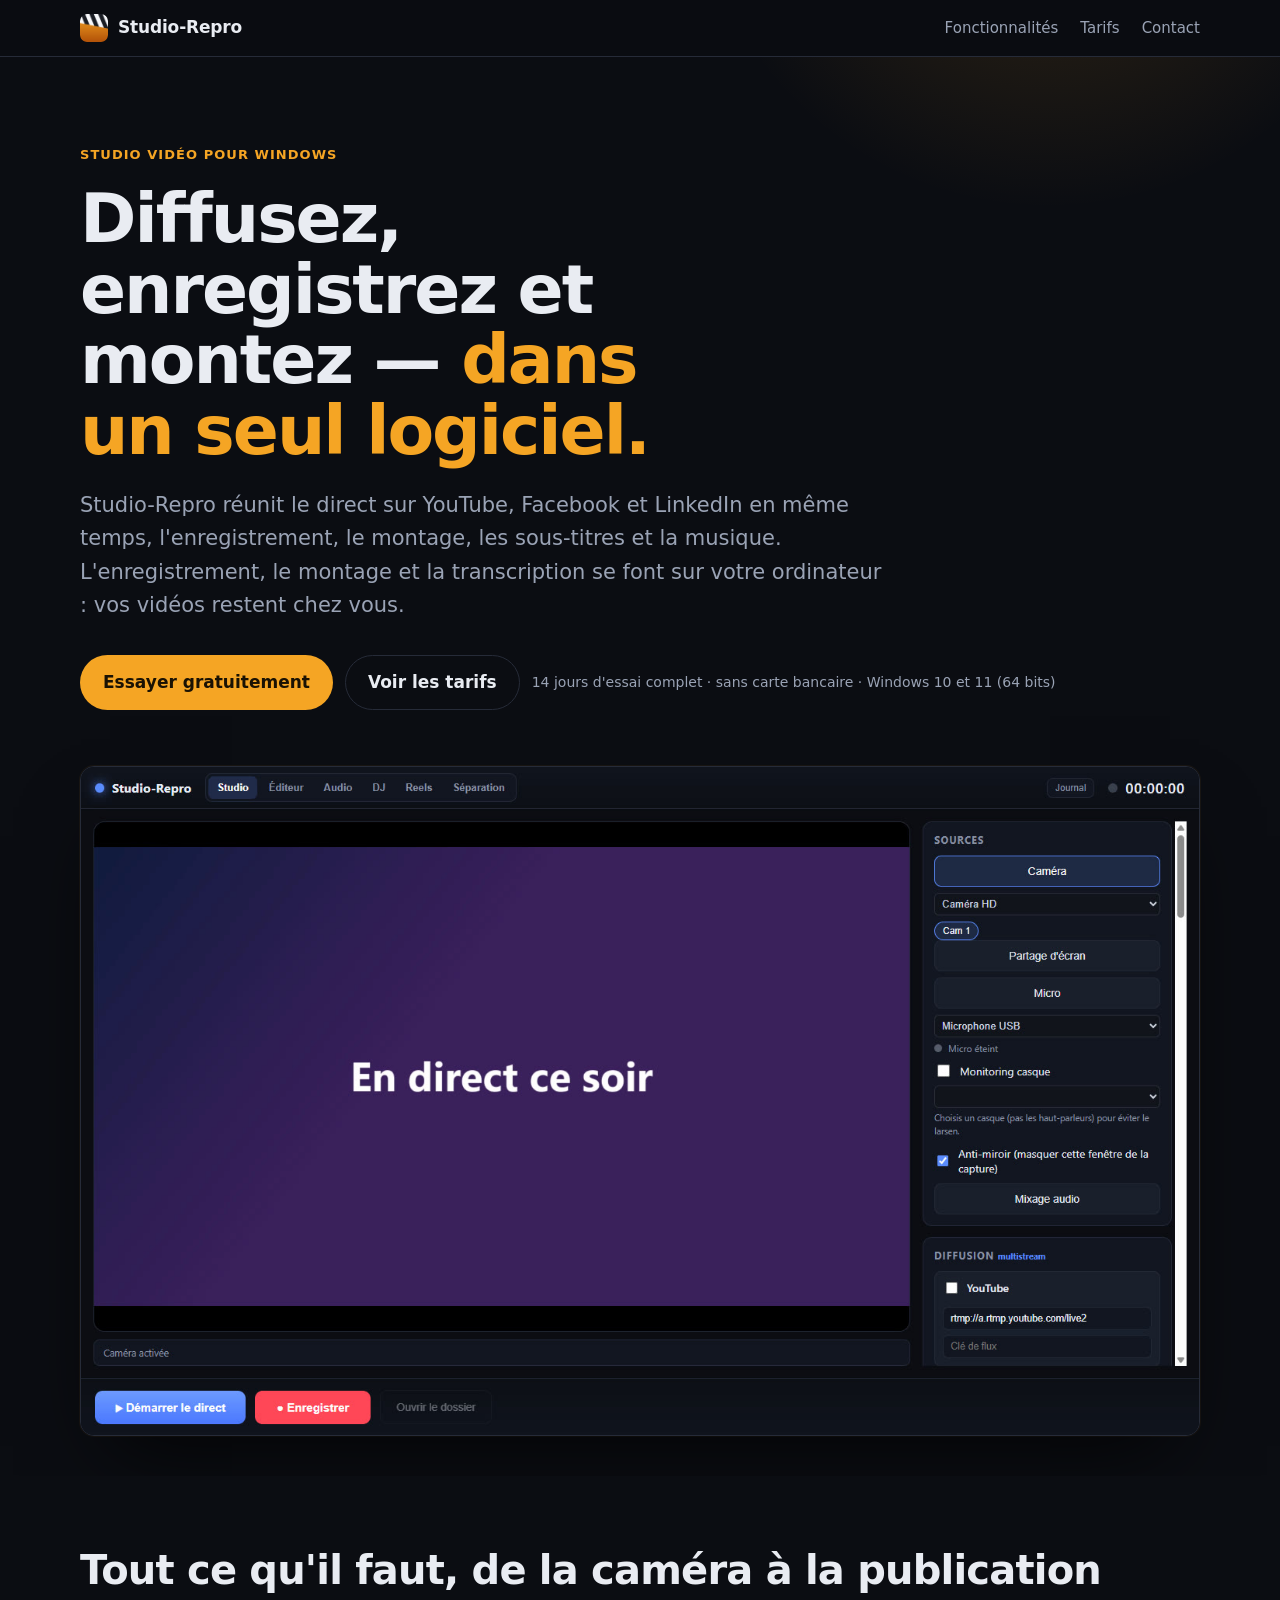
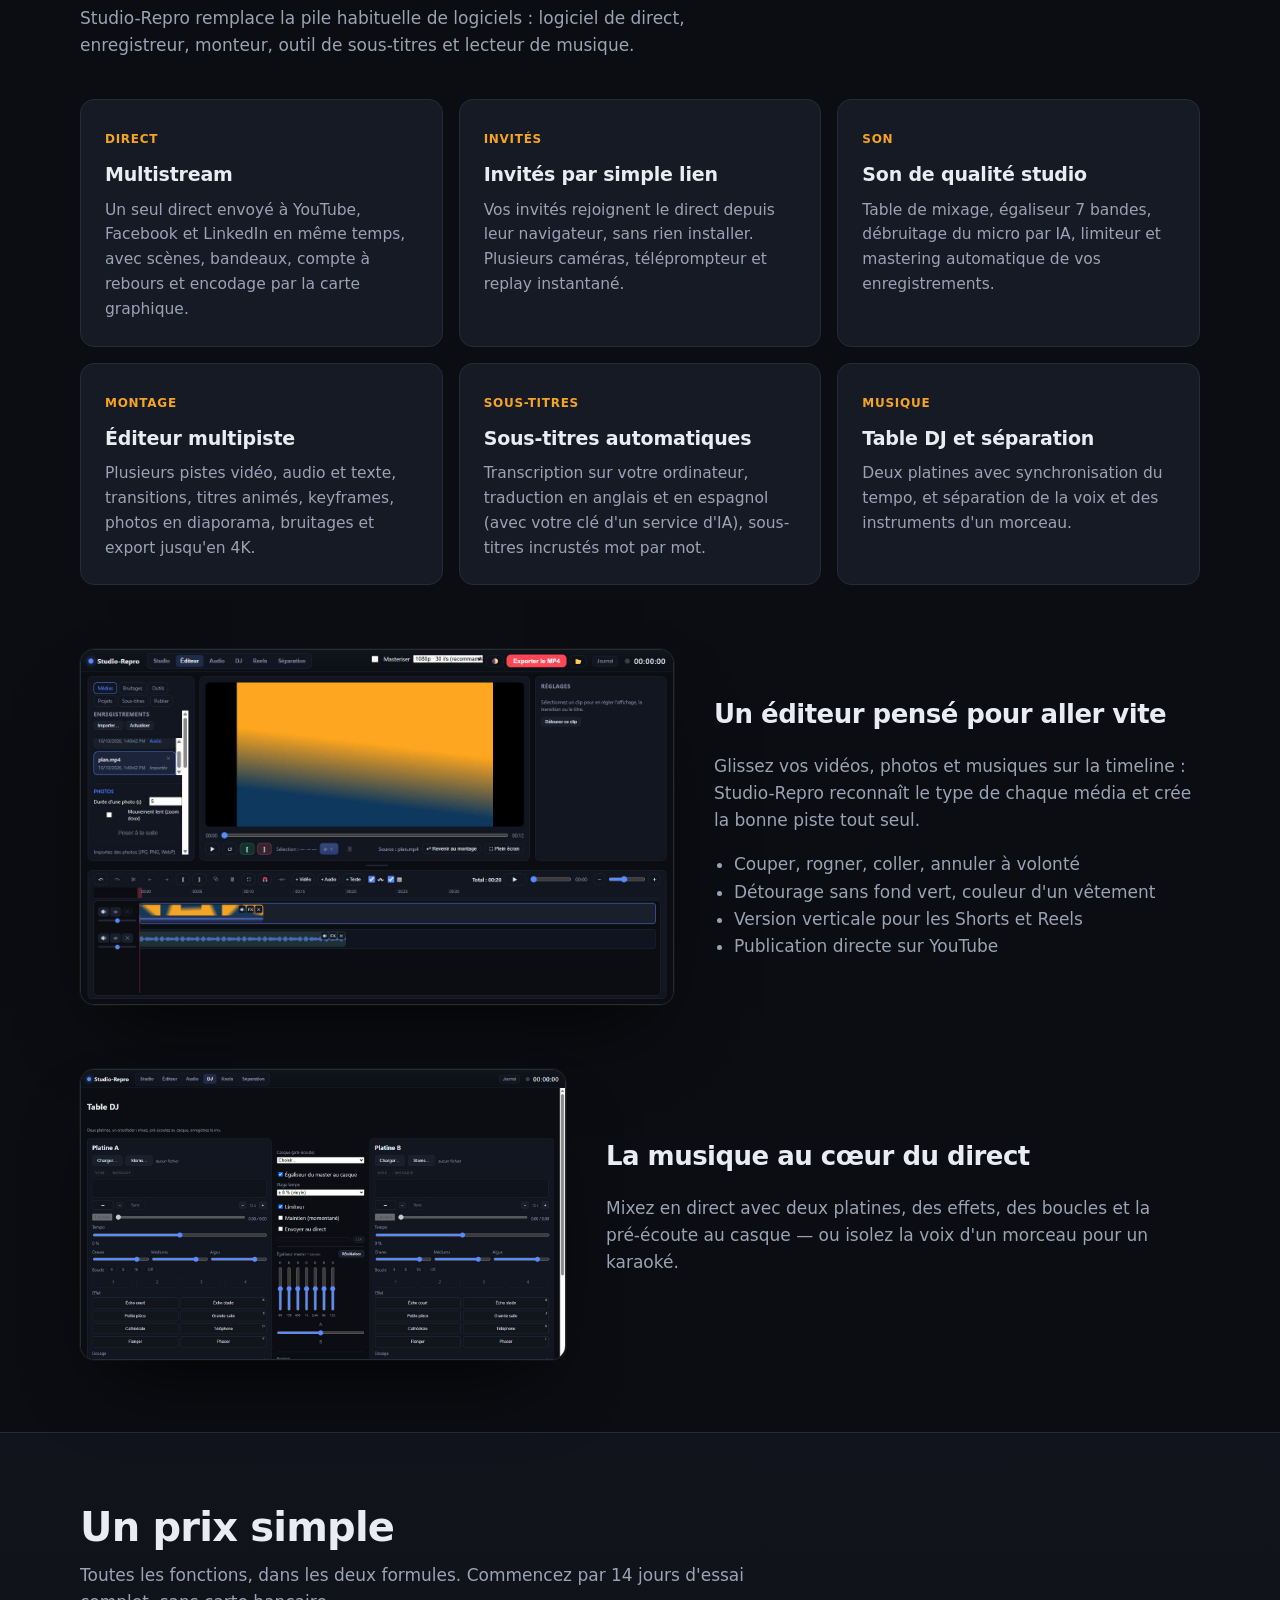
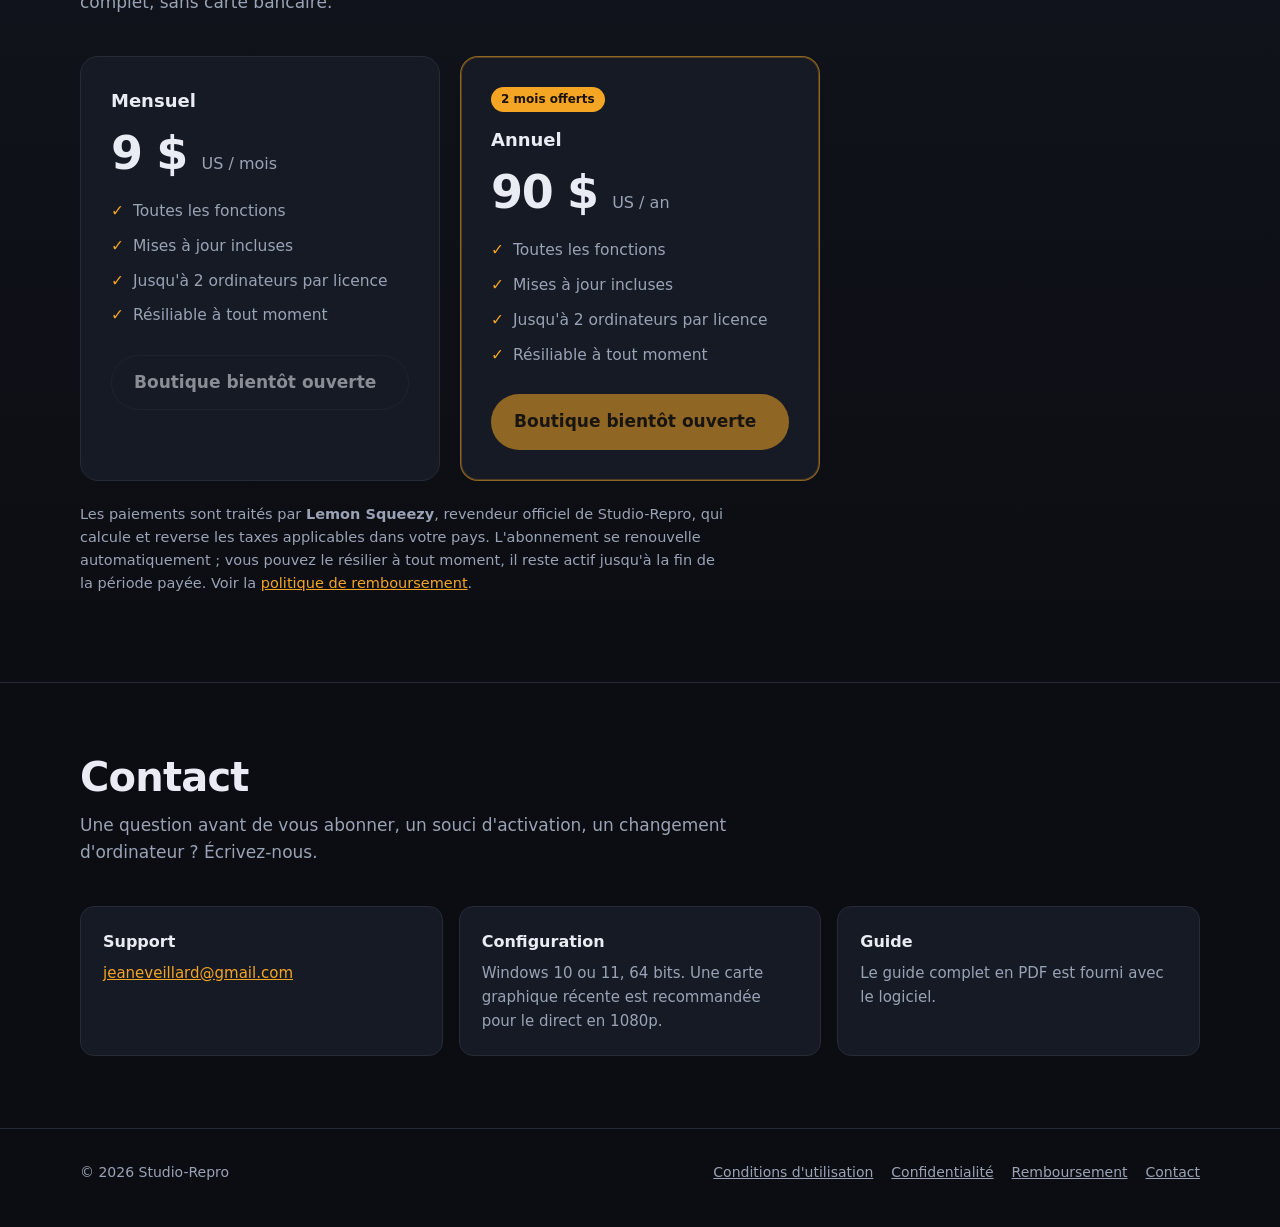
<file: index.html>
<!doctype html>
<html lang="fr">
<head>
  <meta charset="utf-8">
  <meta name="viewport" content="width=device-width, initial-scale=1">
  <title>Studio-Repro — Diffusez, enregistrez et montez vos vidéos</title>
  <meta name="description" content="Studio-Repro est un studio vidéo complet pour Windows : direct sur plusieurs plateformes à la fois, enregistrement, montage, sous-titres et musique, sur votre ordinateur.">
  <link rel="icon" href="assets/icon.png">
  <link rel="stylesheet" href="assets/site.css">
</head>
<body>
  <header class="top">
    <div class="wrap">
      <a class="brand" href="./"><img src="assets/icon.png" alt="">Studio-Repro</a>
      <nav class="nav" aria-label="Navigation principale">
        <a href="#fonctionnalites">Fonctionnalités</a>
        <a href="#tarifs">Tarifs</a>
        <a href="#contact">Contact</a>
      </nav>
    </div>
  </header>

  <main>
    <section class="hero">
      <div class="wrap">
        <p class="eyebrow">Studio vidéo pour Windows</p>
        <h1>Diffusez, enregistrez et montez — <em>dans un seul logiciel.</em></h1>
        <p class="lead">Studio-Repro réunit le direct sur YouTube, Facebook et LinkedIn en même temps, l'enregistrement, le montage, les sous-titres et la musique. L'enregistrement, le montage et la transcription se font sur votre ordinateur : vos vidéos restent chez vous.</p>
        <div class="cta">
          <a class="btn btn-primary" href="https://github.com/Jeaneveillard/studio-repro-releases/releases/latest">Essayer gratuitement</a>
          <a class="btn btn-ghost" href="#tarifs">Voir les tarifs</a>
          <small>14 jours d'essai complet · sans carte bancaire · Windows 10 et 11 (64 bits)</small>
        </div>
        <img class="shot" src="assets/studio.jpg" width="1440" height="860" alt="Le Studio de Studio-Repro : aperçu de la caméra, sources, micro et diffusion multistream.">
      </div>
    </section>

    <section id="fonctionnalites">
      <div class="wrap">
        <h2 class="section-title">Tout ce qu'il faut, de la caméra à la publication</h2>
        <p class="section-intro">Studio-Repro remplace la pile habituelle de logiciels : logiciel de direct, enregistreur, monteur, outil de sous-titres et lecteur de musique.</p>
        <div class="features">
          <div class="feature"><span class="tag">Direct</span><h3>Multistream</h3><p>Un seul direct envoyé à YouTube, Facebook et LinkedIn en même temps, avec scènes, bandeaux, compte à rebours et encodage par la carte graphique.</p></div>
          <div class="feature"><span class="tag">Invités</span><h3>Invités par simple lien</h3><p>Vos invités rejoignent le direct depuis leur navigateur, sans rien installer. Plusieurs caméras, téléprompteur et replay instantané.</p></div>
          <div class="feature"><span class="tag">Son</span><h3>Son de qualité studio</h3><p>Table de mixage, égaliseur 7 bandes, débruitage du micro par IA, limiteur et mastering automatique de vos enregistrements.</p></div>
          <div class="feature"><span class="tag">Montage</span><h3>Éditeur multipiste</h3><p>Plusieurs pistes vidéo, audio et texte, transitions, titres animés, keyframes, photos en diaporama, bruitages et export jusqu'en 4K.</p></div>
          <div class="feature"><span class="tag">Sous-titres</span><h3>Sous-titres automatiques</h3><p>Transcription sur votre ordinateur, traduction en anglais et en espagnol (avec votre clé d'un service d'IA), sous-titres incrustés mot par mot.</p></div>
          <div class="feature"><span class="tag">Musique</span><h3>Table DJ et séparation</h3><p>Deux platines avec synchronisation du tempo, et séparation de la voix et des instruments d'un morceau.</p></div>
        </div>

        <div class="duo">
          <img class="shot" src="assets/editeur.jpg" width="1440" height="860" loading="lazy" alt="L'éditeur de Studio-Repro : bibliothèque, lecteur, et timeline avec une piste vidéo et une piste audio.">
          <div class="duo-text">
            <h3>Un éditeur pensé pour aller vite</h3>
            <p>Glissez vos vidéos, photos et musiques sur la timeline : Studio-Repro reconnaît le type de chaque média et crée la bonne piste tout seul.</p>
            <ul>
              <li>Couper, rogner, coller, annuler à volonté</li>
              <li>Détourage sans fond vert, couleur d'un vêtement</li>
              <li>Version verticale pour les Shorts et Reels</li>
              <li>Publication directe sur YouTube</li>
            </ul>
          </div>
        </div>

        <div class="duo flip">
          <div class="duo-text">
            <h3>La musique au cœur du direct</h3>
            <p>Mixez en direct avec deux platines, des effets, des boucles et la pré-écoute au casque — ou isolez la voix d'un morceau pour un karaoké.</p>
          </div>
          <img class="shot" src="assets/dj.jpg" width="1440" height="860" loading="lazy" alt="La table DJ de Studio-Repro : deux platines, égaliseur master et crossfader.">
        </div>
      </div>
    </section>

    <section id="tarifs" class="pricing">
      <div class="wrap">
        <h2 class="section-title">Un prix simple</h2>
        <p class="section-intro">Toutes les fonctions, dans les deux formules. Commencez par 14 jours d'essai complet, sans carte bancaire.</p>
        <div class="plans">
          <div class="plan">
            <h3>Mensuel</h3>
            <div class="price">9&nbsp;$ <span>US / mois</span></div>
            <ul>
              <li>Toutes les fonctions</li>
              <li>Mises à jour incluses</li>
              <li>Jusqu'à 2 ordinateurs par licence</li>
              <li>Résiliable à tout moment</li>
            </ul>
            <a class="btn btn-ghost" href="#contact" aria-disabled="true">Boutique bientôt ouverte</a>
          </div>
          <div class="plan best">
            <span class="badge">2 mois offerts</span>
            <h3>Annuel</h3>
            <div class="price">90&nbsp;$ <span>US / an</span></div>
            <ul>
              <li>Toutes les fonctions</li>
              <li>Mises à jour incluses</li>
              <li>Jusqu'à 2 ordinateurs par licence</li>
              <li>Résiliable à tout moment</li>
            </ul>
            <a class="btn btn-primary" href="#contact" aria-disabled="true">Boutique bientôt ouverte</a>
          </div>
        </div>
        <p class="note">Les paiements sont traités par <strong>Lemon Squeezy</strong>, revendeur officiel de Studio-Repro, qui calcule et reverse les taxes applicables dans votre pays. L'abonnement se renouvelle automatiquement ; vous pouvez le résilier à tout moment, il reste actif jusqu'à la fin de la période payée. Voir la <a href="remboursement.html">politique de remboursement</a>.</p>
      </div>
    </section>

    <section id="contact">
      <div class="wrap">
        <h2 class="section-title">Contact</h2>
        <p class="section-intro">Une question avant de vous abonner, un souci d'activation, un changement d'ordinateur ? Écrivez-nous.</p>
        <div class="contact">
          <div><h3>Support</h3><p><a href="mailto:jeaneveillard@gmail.com">jeaneveillard@gmail.com</a></p></div>
          <div><h3>Configuration</h3><p>Windows 10 ou 11, 64 bits. Une carte graphique récente est recommandée pour le direct en 1080p.</p></div>
          <div><h3>Guide</h3><p>Le guide complet en PDF est fourni avec le logiciel.</p></div>
        </div>
      </div>
    </section>
  </main>

  <footer>
    <div class="wrap">
      <span>© 2026 Studio-Repro</span>
      <nav aria-label="Informations légales">
        <a href="conditions.html">Conditions d'utilisation</a>
        <a href="confidentialite.html">Confidentialité</a>
        <a href="remboursement.html">Remboursement</a>
        <a href="mailto:jeaneveillard@gmail.com">Contact</a>
      </nav>
    </div>
  </footer>
</body>
</html>
</file>
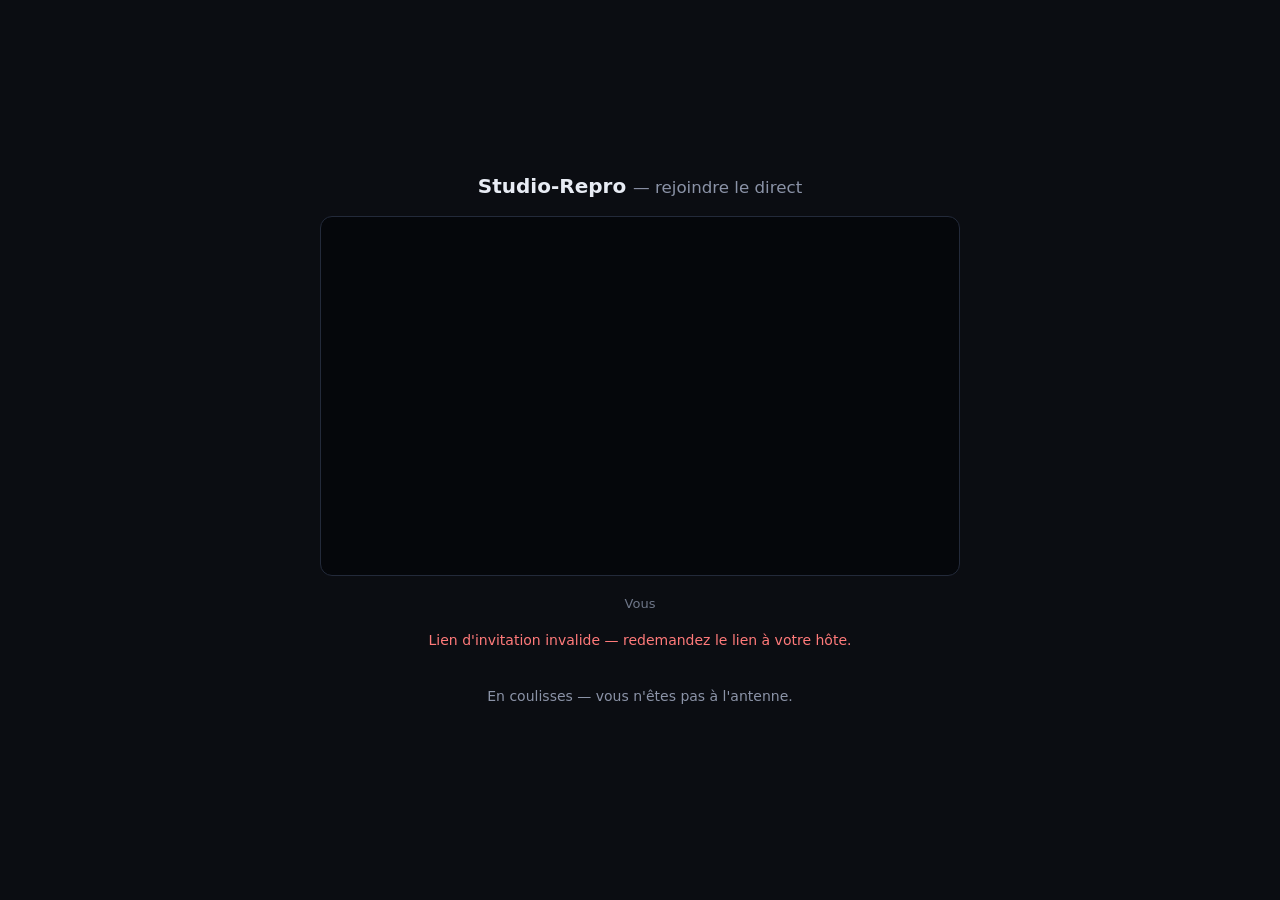
<file: invite/index.html>
<!DOCTYPE html>
<html lang="fr">
  <head>
    <meta charset="UTF-8" />
    <meta name="viewport" content="width=device-width, initial-scale=1" />
    <meta name="robots" content="noindex" />
    <title>Studio-Repro — Rejoindre le direct</title>
    <style>
      :root { color-scheme: dark; }
      * { box-sizing: border-box; margin: 0; }
      body {
        font-family: Inter, system-ui, -apple-system, sans-serif;
        background: #0b0d12; color: #e8ecf4;
        min-height: 100vh; display: flex; flex-direction: column;
        align-items: center; justify-content: center; gap: 18px; padding: 20px;
      }
      h1 { font-size: 20px; font-weight: 600; }
      h1 small { color: #8b93a7; font-weight: 400; }
      video {
        width: min(92vw, 640px); aspect-ratio: 16/9; background: #05070b;
        border-radius: 12px; border: 1px solid #232a3a; object-fit: cover;
        transform: scaleX(-1); /* miroir : plus naturel pour se cadrer */
      }
      /* L'hote n'est pas un miroir : on le voit tel qu'il est. Une fois son image
         recue, elle prend la grande place et l'auto-cadrage passe en vignette. */
      #host-view { transform: none; }
      body.avec-hote #preview { width: min(40vw, 220px); }
      .status { color: #8b93a7; font-size: 14px; min-height: 20px; text-align: center; }
      .status.err { color: #ff7a7a; }
      #antenne.onair { color: #ff5f56; font-weight: 700; letter-spacing: 0.04em; }
      .media-status { color: #ffc46b; font-size: 14px; text-align: center; max-width: 520px; }
      .tip { color: #6f7789; font-size: 13px; text-align: center; max-width: 520px; line-height: 1.5; }
      .row { display: flex; gap: 10px; flex-wrap: wrap; justify-content: center; }
      button {
        font: inherit; color: #e8ecf4; background: #171c28;
        border: 1px solid #2a3245; border-radius: 9px; padding: 10px 18px; cursor: pointer;
      }
      button:hover { background: #1d2432; }
      button.primary { background: #2a56c6; border-color: #2a56c6; font-weight: 600; }
      button.primary:hover { background: #3363dd; }
      button.off { border-color: #b3483f; color: #ff9d94; }
      button:disabled { opacity: 0.5; cursor: default; }
      #prenom {
        font: inherit; color: #e8ecf4; background: #171c28; text-align: center;
        border: 1px solid #2a3245; border-radius: 9px; padding: 10px 14px; width: 220px;
      }
      .hidden { display: none; }
    </style>
  </head>
  <body>
    <h1>Studio-Repro <small>— rejoindre le direct</small></h1>
    <!-- Image de l'hote (muette : son audio garde son propre element, chemin eprouve
         y compris la reprise au toucher sur iOS). Muet => demarrage automatique
         autorise partout, sans geste utilisateur. -->
    <video id="host-view" class="hidden" autoplay playsinline muted></video>
    <div id="host-label" class="tip hidden">Votre hôte</div>
    <video id="preview" autoplay playsinline muted></video>
    <div id="self-label" class="tip">Vous</div>
    <div id="status" class="status">Vérification du lien…</div>
    <div id="media-status" class="media-status"></div>
    <div id="antenne" class="status">En coulisses — vous n'êtes pas à l'antenne.</div>
    <input type="text" id="prenom" maxlength="24" placeholder="Votre prénom" class="hidden" />
    <div class="row">
      <button id="join" class="primary hidden">Rejoindre avec caméra et micro</button>
      <button id="restart-cam" class="primary hidden">Réactiver la caméra</button>
      <button id="restart-mic" class="primary hidden">Réactiver le micro</button>
      <button id="mute-mic" class="hidden">Couper le micro</button>
      <button id="mute-cam" class="hidden">Couper la caméra</button>
      <button id="share-screen" class="hidden">Partager mon écran</button>
      <button id="hangup" class="hidden">Raccrocher</button>
    </div>
    <div id="tip" class="tip hidden">
      Sur téléphone et tablette : gardez cette page ouverte et l'écran allumé —
      changer d'application ou verrouiller l'écran coupe votre caméra <strong>et
      votre micro</strong>. Si l'image reste noire, ouvrez ce lien dans Safari ou
      Chrome plutôt que dans le navigateur intégré d'une messagerie.
    </div>
    <audio id="return-audio" autoplay playsinline></audio>

    <script src="peerjs.min.js"></script>
    <script>
      // Page invitee de Studio-Repro : appelle l'hote via le broker public PeerJS
      // (signalisation seulement, le media est en pair-a-pair). Aucun secret ici :
      // le code de salle vient du lien d'invitation.
      const $ = (id) => document.getElementById(id);
      const statusEl = $('status');
      const setStatus = (t, err) => { statusEl.textContent = t; statusEl.classList.toggle('err', !!err); };
      // Ligne dediee a la sante camera/micro : elle ne doit jamais etre ecrasee par
      // les messages de connexion (c'est le silence sur cette ligne-la qui a rendu
      // un ecran noir indiagnosticable).
      const setMediaStatus = (t) => { $('media-status').textContent = t || ''; };

      const VIDEO_CONSTRAINTS = { width: { ideal: 1280 }, height: { ideal: 720 } };

      const room = new URLSearchParams(location.search).get('room') || '';
      const ROOM_RE = /^[a-hj-km-np-z2-9]{8}$/; // meme alphabet que l'app
      let stream = null, peer = null, call = null;

      if (!ROOM_RE.test(room)) {
        setStatus("Lien d'invitation invalide — redemandez le lien à votre hôte.", true);
      } else {
        setStatus('Prêt. Autorisez la caméra et le micro pour rejoindre.');
        $('join').classList.remove('hidden');
        $('prenom').classList.remove('hidden');
      }

      // L'apercu ne demarre pas tout seul partout : sur iOS (iPhone/iPad), un <video>
      // dont on affecte srcObject reste souvent fige tant qu'on n'appelle pas play(),
      // et l'appel peut etre refuse s'il sort du geste utilisateur -> on propose alors
      // de toucher l'image. Sans ca : apercu noir, sans un mot d'explication.
      async function playPreview() {
        const v = $('preview');
        try {
          await v.play();
          return true;
        } catch (_) {
          setMediaStatus("Touchez l'image ci-dessus pour afficher votre caméra.");
          return false;
        }
      }
      $('preview').onclick = () => { $('preview').play().then(() => setMediaStatus(''), () => {}); };

      // Surveille la piste video : sur iOS, passer dans une autre application ou
      // verrouiller l'ecran arrete la capture. La piste devient 'muted' (gel) ou
      // se termine ('ended') — dans les deux cas l'hote ne recoit plus d'image, et
      // jusqu'ici personne n'en etait informe, ni l'invite ni l'hote.
      function watchVideoTrack(t) {
        if (!t) return;
        t.addEventListener('mute', () => setMediaStatus('Votre caméra est en pause (application en arrière-plan ?). Revenez sur cette page.'));
        t.addEventListener('unmute', () => setMediaStatus(''));
        t.addEventListener('ended', () => {
          setMediaStatus("Votre caméra s'est arrêtée. L'hôte ne vous voit plus.");
          $('restart-cam').classList.remove('hidden');
        });
      }

      // Le micro subit exactement le meme sort que la camera : quitter la page,
      // changer d'application ou verrouiller l'ecran coupe la capture. La piste
      // devient 'muted' (gel) ou se termine ('ended') — et jusqu'ici le son se
      // taisait sans qu'aucun des deux cotes n'en soit informe.
      function watchAudioTrack(t) {
        if (!t) return;
        t.addEventListener('mute', () => setMediaStatus('Votre micro est coupé (page quittée ?). Revenez sur cette page : votre hôte ne vous entend plus.'));
        t.addEventListener('unmute', () => setMediaStatus(''));
        t.addEventListener('ended', () => {
          setMediaStatus("Votre micro s'est arrêté. Votre hôte ne vous entend plus.");
          $('restart-mic').classList.remove('hidden');
        });
      }

      // Reprend un micro arrete sans refaire la connexion : la nouvelle piste
      // remplace l'ancienne dans l'envoi deja etabli (meme principe que la camera).
      $('restart-mic').onclick = async () => {
        $('restart-mic').disabled = true;
        try {
          const frais = await navigator.mediaDevices.getUserMedia({
            audio: { echoCancellation: true, noiseSuppression: true }, video: false,
          });
          const piste = frais.getAudioTracks()[0];
          const pc = call && call.peerConnection;
          const envoi = pc && pc.getSenders().find((s) => s.track && s.track.kind === 'audio');
          if (envoi) await envoi.replaceTrack(piste);
          const ancienne = stream && stream.getAudioTracks()[0];
          if (ancienne) { stream.removeTrack(ancienne); try { ancienne.stop(); } catch (_) {} }
          if (stream) stream.addTrack(piste);
          watchAudioTrack(piste);
          setMediaStatus('');
          $('restart-mic').classList.add('hidden');
          $('mute-mic').textContent = 'Couper le micro';
          $('mute-mic').classList.remove('off');
        } catch (e) {
          setMediaStatus('Impossible de réactiver le micro : ' + e.message);
        }
        $('restart-mic').disabled = false;
      };

      $('join').onclick = async () => {
        $('join').disabled = true;
        try {
          stream = await navigator.mediaDevices.getUserMedia({
            video: VIDEO_CONSTRAINTS,
            audio: { echoCancellation: true, noiseSuppression: true },
          });
        } catch (e) {
          setStatus('Caméra/micro refusés ou indisponibles : ' + e.message, true);
          $('join').disabled = false;
          return;
        }
        $('preview').srcObject = stream;
        await playPreview();
        watchVideoTrack(stream.getVideoTracks()[0]);
        watchAudioTrack(stream.getAudioTracks()[0]);
        $('tip').classList.remove('hidden');
        connect();
      };

      // Reprend une camera apres un arret (retour d'arriere-plan sur iPad, camera
      // reprise par une autre application...) sans refaire toute la connexion :
      // la nouvelle piste remplace l'ancienne dans l'envoi deja etabli.
      $('restart-cam').onclick = async () => {
        $('restart-cam').disabled = true;
        try {
          const fresh = await navigator.mediaDevices.getUserMedia({ video: VIDEO_CONSTRAINTS, audio: false });
          const track = fresh.getVideoTracks()[0];
          const pc = call && call.peerConnection;
          const sender = pc && pc.getSenders().find((s) => s.track && s.track.kind === 'video');
          if (sender) await sender.replaceTrack(track);
          const old = stream && stream.getVideoTracks()[0];
          if (old) { stream.removeTrack(old); try { old.stop(); } catch (_) {} }
          if (stream) stream.addTrack(track);
          $('preview').srcObject = stream;
          await playPreview();
          watchVideoTrack(track);
          setMediaStatus('');
          $('restart-cam').classList.add('hidden');
          $('mute-cam').textContent = 'Couper la caméra';
          $('mute-cam').classList.remove('off');
        } catch (e) {
          setMediaStatus('Impossible de réactiver la caméra : ' + e.message);
        }
        $('restart-cam').disabled = false;
      };

      // Retour au premier plan : la capture a pu etre coupee pendant l'absence, et
      // l'apercu rester fige (iOS). On regarde les DEUX pistes : un micro arrete
      // passe inapercu, alors que c'est lui qui fait le direct.
      document.addEventListener('visibilitychange', () => {
        if (document.visibilityState !== 'visible' || !stream) return;
        const v = stream.getVideoTracks()[0];
        if (v && v.readyState === 'ended') {
          $('restart-cam').classList.remove('hidden');
        } else if ($('preview').paused) {
          playPreview();
        }
        const a = stream.getAudioTracks()[0];
        if (!a || a.readyState === 'ended') {
          setMediaStatus("Votre micro s'est arrêté pendant votre absence. Votre hôte ne vous entend plus.");
          $('restart-mic').classList.remove('hidden');
        }
      });

      // Delai au-dela duquel une mise en relation qui n'a rien donne est declaree
      // en echec : c'est le cas frequent des reseaux mobiles (4G/5G), dont le NAT
      // empeche souvent la liaison directe faute de serveur relais (TURN).
      const DELAI_LIAISON_MS = 20000;
      let liaisonTimer = null;
      let liee = false;

      function liaisonEtablie() {
        if (liee) return;
        liee = true;
        clearTimeout(liaisonTimer);
        setStatus('Connecté — vous êtes dans le direct.');
      }

      function liaisonEchouee() {
        clearTimeout(liaisonTimer);
        setStatus(
          "Impossible d'établir la liaison avec votre hôte. C'est presque toujours le "
          + 'réseau : essayez en Wi-Fi plutôt qu\'en données mobiles, ou depuis un autre réseau.',
          true,
        );
      }

      // Ce que CETTE page envoie reellement. Une camera qui s'affiche en aperçu ne
      // prouve rien : l'aperçu vient du capteur, l'antenne vient de l'encodeur. Deux
      // invitees mobiles de suite ont vu leur propre image pendant que l'hôte ne
      // recevait rien — sans que personne, des deux cotes, puisse le constater.
      let envoiTimer = null; // minuteur courant : un seul a la fois, arrete au raccrochage
      function surveillerEnvoi(pc) {
        if (envoiTimer) { clearInterval(envoiTimer); envoiTimer = null; }
        if (!pc || !pc.getStats) return;
        let precedent = null;
        envoiTimer = setInterval(async () => {
          let v = null;
          try {
            (await pc.getStats()).forEach((r) => {
              if (r.type === 'outbound-rtp' && r.kind === 'video') {
                v = { images: r.framesEncoded || 0, w: r.frameWidth || 0, h: r.frameHeight || 0, cause: r.qualityLimitationReason };
              }
            });
          } catch (_) { return; }
          if (!v) { setMediaStatus("Votre appareil n'envoie aucune vidéo à votre hôte."); return; }
          if (precedent && v.images > precedent.images) {
            setMediaStatus(v.w ? 'Votre image part bien (' + v.w + '×' + v.h + ').' : 'Votre image part bien.');
          } else if (precedent) {
            setMediaStatus(
              "Votre appareil n'arrive pas à envoyer votre image"
              + (v.cause && v.cause !== 'none' ? ' (' + v.cause + ')' : '')
              + ' — dites-le à votre hôte.',
            );
          }
          precedent = v;
        }, 3000);
      }

      // Donne a un element exactement les pistes qui le concernent. Ne fait rien si
      // elles y sont deja : une reaffectation de srcObject relance le chargement et
      // annule la lecture en cours, meme quand rien n'a change.
      function attacherPistes(el, pistes, surLecture) {
        if (!pistes.length) return;
        const actuelles = el.srcObject && el.srcObject.getTracks ? el.srcObject.getTracks() : [];
        const inchange = actuelles.length === pistes.length && pistes.every((t, i) => actuelles[i] === t);
        if (inchange) return;
        el.srcObject = new MediaStream(pistes);
        const p = el.play();
        if (p && surLecture) surLecture(p);
      }

      const MAX_PLACES = 2;
      let place = 0; // place obtenue (1..MAX_PLACES), 0 tant qu'aucune

      function connect(depuis = 1) {
        if (depuis > MAX_PLACES) {
          setStatus('La salle est pleine : votre hôte reçoit déjà le maximum d\'invités.', true);
          $('join').classList.remove('hidden');
          $('join').disabled = false;
          $('join').textContent = 'Réessayer';
          return;
        }
        place = depuis;
        setStatus("Connexion à l'hôte…");
        peer = new Peer('studio-repro-' + room + '-guest' + place);
        peer.on('open', () => {
          // Canal de controle : l'hote y annonce l'antenne, la page y renvoie le prenom.
          const ctrl = peer.connect('studio-repro-' + room + '-host');
          ctrl.on('open', () => ctrl.send({ prenom: ($('prenom').value || '').trim().slice(0, 24) }));
          ctrl.on('data', (msg) => {
            if (!msg || msg.type !== 'antenne') return;
            const el = $('antenne');
            el.textContent = msg.onAir ? "À L'ANTENNE" : "En coulisses — vous n'êtes pas à l'antenne.";
            el.classList.toggle('onair', !!msg.onAir);
            // Petite image en coulisses, grande a l'antenne : economise la batterie
            // de l'invite et le decodage chez l'hote.
            const t = stream && stream.getVideoTracks()[0];
            if (t && t.applyConstraints) {
              t.applyConstraints(msg.onAir
                ? { width: { ideal: 640 }, height: { ideal: 360 }, frameRate: { ideal: 30 } }
                : { width: { ideal: 320 }, height: { ideal: 180 }, frameRate: { ideal: 15 } }).catch(() => {});
            }
          });
          call = peer.call('studio-repro-' + room + '-host', stream, {
            metadata: { prenom: ($('prenom').value || '').trim().slice(0, 24) },
          });
          // Retour audio de l'hote (son micro) si l'hote en envoie un. play() explicite :
          // meme raison que l'apercu, l'attribut autoplay ne suffit pas sur iOS.
          call.on('stream', (remote) => {
            liaisonEtablie();
            // PeerJS emet 'stream' UNE FOIS PAR PISTE (le son, puis l'image). Chaque
            // element recoit donc ses propres pistes, et n'est jamais reaffecte pour
            // rien : reaffecter srcObject interrompt le play() en vol (AbortError) —
            // c'est ainsi que l'arrivee de l'image avait fait taire le son de l'hote.
            attacherPistes($('return-audio'), remote.getAudioTracks(), (p) => p.catch(() => {
              setMediaStatus("Touchez l'écran pour entendre votre hôte.");
              document.body.addEventListener('click', () => {
                $('return-audio').play().then(() => setMediaStatus(''), () => {});
              }, { once: true });
            }));
            const video = remote.getVideoTracks();
            if (video.length) {
              attacherPistes($('host-view'), video, (p) => p.catch(() => {}));
              $('host-view').classList.remove('hidden');
              $('host-label').classList.remove('hidden');
              document.body.classList.add('avec-hote');
            }
          });
          // 'open' ne dit QUE ceci : le service de mise en relation a repondu. La
          // liaison directe avec l'hote, elle, n'est pas encore faite — annoncer
          // « Connecté » ici laissait un invité persuadé d'etre dans le direct alors
          // que rien ne passait, sans un mot d'explication (constate deux fois, sur
          // mobile). Le vrai etat vient du media recu ou de l'etat ICE.
          setStatus("Mise en relation avec l'hôte…");
          const pc = call.peerConnection;
          if (pc) {
            pc.addEventListener('iceconnectionstatechange', () => {
              const st = pc.iceConnectionState;
              if (st === 'connected' || st === 'completed') liaisonEtablie();
              else if (st === 'failed') liaisonEchouee();
            });
          }
          liaisonTimer = setTimeout(() => { if (!liee) liaisonEchouee(); }, DELAI_LIAISON_MS);
          surveillerEnvoi(pc);
          $('join').classList.add('hidden');
          $('mute-mic').classList.remove('hidden');
          $('mute-cam').classList.remove('hidden');
          if (peutPartager) $('share-screen').classList.remove('hidden');
          $('hangup').classList.remove('hidden');
        });
        peer.on('error', (e) => {
          // Place deja prise : un autre invite l'a obtenue entre-temps. On reprend
          // la boucle a la place suivante au lieu d'abandonner.
          if (e.type === 'unavailable-id') {
            try { peer.destroy(); } catch (_) {}
            peer = null;
            connect(place + 1);
            return;
          }
          if (e.type === 'peer-unavailable') {
            setStatus("L'hôte n'est pas prêt. Demandez-lui de créer l'invitation, puis réessayez.", true);
          } else {
            setStatus('Échec de la connexion (' + e.type + '). Vérifiez votre réseau et réessayez.', true);
          }
          teardown(false);
          $('join').classList.remove('hidden');
          $('join').disabled = false;
          $('join').textContent = 'Réessayer';
        });
      }

      // Le partage d'ecran est une fonction de BUREAU : aucun navigateur mobile
      // n'expose getDisplayMedia. On ne propose donc le bouton que s'il existe,
      // plutot que de le montrer puis d'echouer devant l'invite.
      let partage = null;
      let partageCall = null; // arreter la seule piste ne ferme pas la connexion :
      // sans fermer explicitement cet appel, l'hote garderait la derniere image a
      // l'ecran indefiniment (arret local != fin de connexion en WebRTC).
      const peutPartager = !!(navigator.mediaDevices && navigator.mediaDevices.getDisplayMedia);
      const arreterPartage = () => {
        if (partage) { partage.getTracks().forEach((t) => t.stop()); partage = null; }
        if (partageCall) { try { partageCall.close(); } catch (_) {} partageCall = null; }
        $('share-screen').textContent = 'Partager mon écran';
      };
      $('share-screen').onclick = async () => {
        if (partage) { arreterPartage(); return; }
        try {
          partage = await navigator.mediaDevices.getDisplayMedia({ video: true, audio: false });
        } catch (_) {
          return; // l'invite a annule : rien a dire
        }
        // Second appel dedie : PeerJS supporte mal l'ajout de pistes a un appel
        // vivant, et le chemin camera doit rester intact si le partage casse.
        partageCall = peer.call('studio-repro-' + room + '-host', partage, { metadata: { kind: 'screen' } });
        $('share-screen').textContent = 'Arrêter le partage';
        // Le navigateur offre son propre bouton « Arreter le partage » (barre native) :
        // dans ce cas la piste se termine d'elle-meme, sans passer par notre bouton.
        partage.getVideoTracks()[0].addEventListener('ended', arreterPartage);
      };

      function toggleTrack(kind, btn, labelOn, labelOff) {
        const t = stream && stream['get' + kind + 'Tracks']()[0];
        if (!t) return;
        t.enabled = !t.enabled;
        btn.textContent = t.enabled ? labelOn : labelOff;
        btn.classList.toggle('off', !t.enabled);
      }
      $('mute-mic').onclick = () => toggleTrack('Audio', $('mute-mic'), 'Couper le micro', 'Micro coupé');
      $('mute-cam').onclick = () => toggleTrack('Video', $('mute-cam'), 'Couper la caméra', 'Caméra coupée');

      function teardown(stopMedia) {
        clearTimeout(liaisonTimer);
        // Sans cet arret, le minuteur de surveillerEnvoi continue apres le
        // raccrochage et reecrit toutes les 3 s "n'envoie aucune vidéo" par-dessus
        // le message de depart affiche juste apres.
        if (envoiTimer) { clearInterval(envoiTimer); envoiTimer = null; }
        liee = false;
        if (call) { try { call.close(); } catch (_) {} call = null; }
        if (peer) { try { peer.destroy(); } catch (_) {} peer = null; }
        if (stopMedia && stream) {
          stream.getTracks().forEach((t) => t.stop());
          stream = null;
          $('preview').srcObject = null;
        }
      }

      $('hangup').onclick = () => {
        teardown(true);
        arreterPartage(); // ne pas laisser le partage d'ecran tourner apres le depart
        setStatus('Vous avez quitté le direct. Vous pouvez fermer cette page.');
        setMediaStatus('');
        $('mute-mic').classList.add('hidden');
        $('mute-cam').classList.add('hidden');
        $('restart-cam').classList.add('hidden');
        $('restart-mic').classList.add('hidden');
        $('share-screen').classList.add('hidden');
        $('hangup').classList.add('hidden');
        $('tip').classList.add('hidden');
        $('host-view').srcObject = null;
        $('host-view').classList.add('hidden');
        $('host-label').classList.add('hidden');
        document.body.classList.remove('avec-hote');
      };
    </script>
  </body>
</html>
</file>
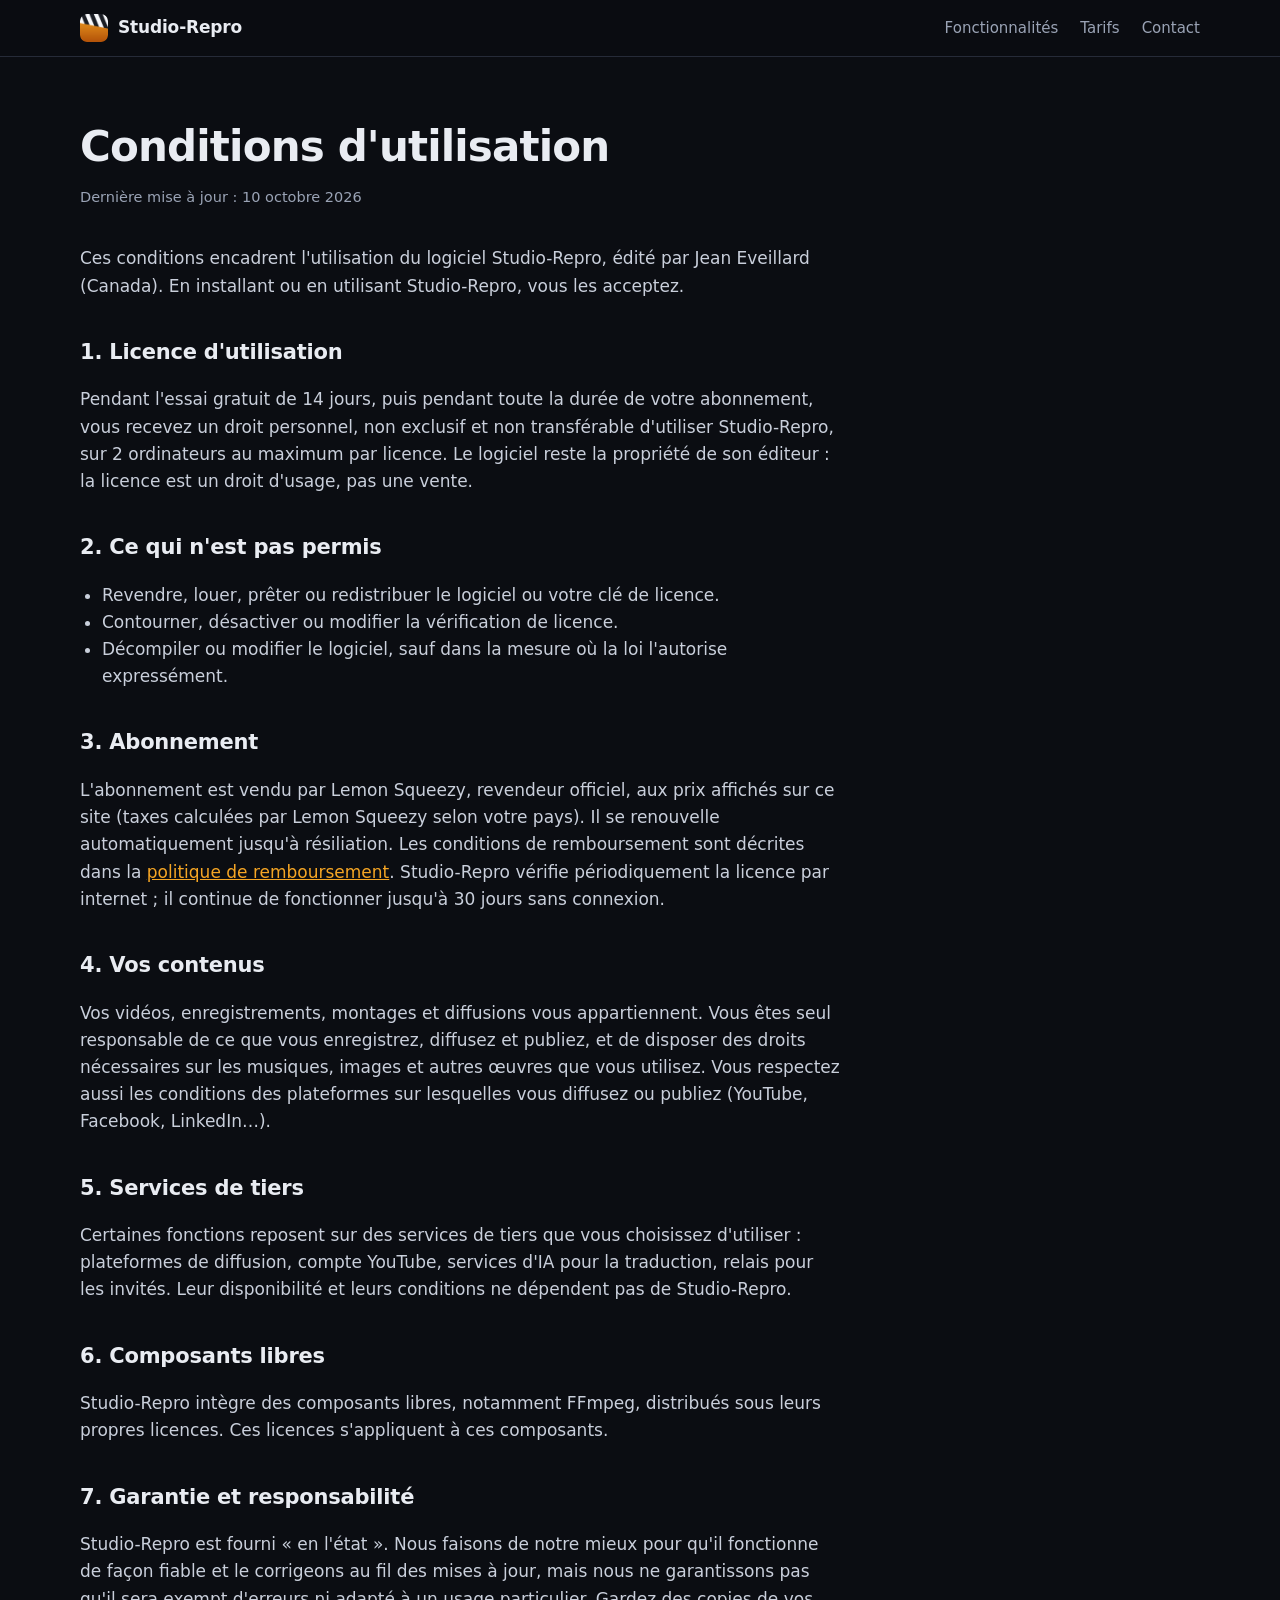
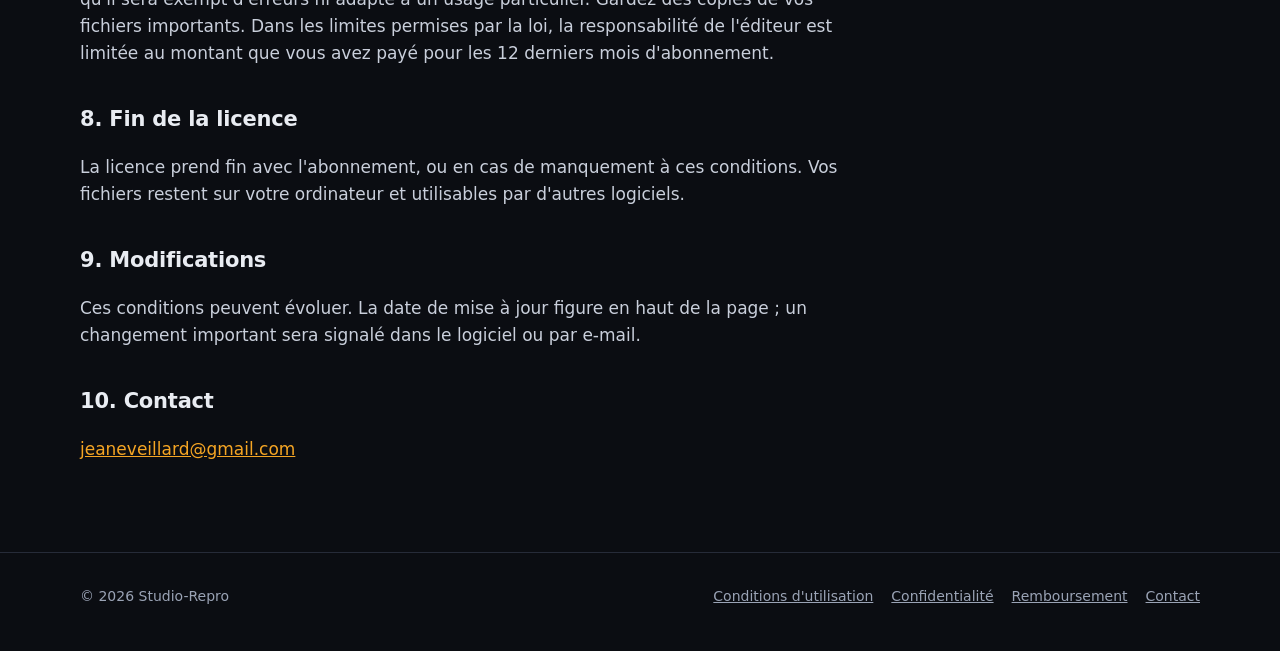
<file: conditions.html>
<!doctype html>
<html lang="fr">
<head>
  <meta charset="utf-8">
  <meta name="viewport" content="width=device-width, initial-scale=1">
  <title>Conditions d'utilisation — Studio-Repro</title>
  <link rel="icon" href="assets/icon.png">
  <link rel="stylesheet" href="assets/site.css">
</head>
<body>
  <header class="top">
    <div class="wrap">
      <a class="brand" href="./"><img src="assets/icon.png" alt="">Studio-Repro</a>
      <nav class="nav" aria-label="Navigation principale">
        <a href="./#fonctionnalites">Fonctionnalités</a>
        <a href="./#tarifs">Tarifs</a>
        <a href="./#contact">Contact</a>
      </nav>
    </div>
  </header>

  <main class="legal">
    <div class="wrap">
      <article>
        <h1>Conditions d'utilisation</h1>
        <p class="updated">Dernière mise à jour : 10 octobre 2026</p>

        <p>Ces conditions encadrent l'utilisation du logiciel Studio-Repro, édité par Jean Eveillard (Canada). En installant ou en utilisant Studio-Repro, vous les acceptez.</p>

        <h2>1. Licence d'utilisation</h2>
        <p>Pendant l'essai gratuit de 14 jours, puis pendant toute la durée de votre abonnement, vous recevez un droit personnel, non exclusif et non transférable d'utiliser Studio-Repro, sur 2 ordinateurs au maximum par licence. Le logiciel reste la propriété de son éditeur : la licence est un droit d'usage, pas une vente.</p>

        <h2>2. Ce qui n'est pas permis</h2>
        <ul>
          <li>Revendre, louer, prêter ou redistribuer le logiciel ou votre clé de licence.</li>
          <li>Contourner, désactiver ou modifier la vérification de licence.</li>
          <li>Décompiler ou modifier le logiciel, sauf dans la mesure où la loi l'autorise expressément.</li>
        </ul>

        <h2>3. Abonnement</h2>
        <p>L'abonnement est vendu par Lemon Squeezy, revendeur officiel, aux prix affichés sur ce site (taxes calculées par Lemon Squeezy selon votre pays). Il se renouvelle automatiquement jusqu'à résiliation. Les conditions de remboursement sont décrites dans la <a href="remboursement.html">politique de remboursement</a>. Studio-Repro vérifie périodiquement la licence par internet ; il continue de fonctionner jusqu'à 30 jours sans connexion.</p>

        <h2>4. Vos contenus</h2>
        <p>Vos vidéos, enregistrements, montages et diffusions vous appartiennent. Vous êtes seul responsable de ce que vous enregistrez, diffusez et publiez, et de disposer des droits nécessaires sur les musiques, images et autres œuvres que vous utilisez. Vous respectez aussi les conditions des plateformes sur lesquelles vous diffusez ou publiez (YouTube, Facebook, LinkedIn…).</p>

        <h2>5. Services de tiers</h2>
        <p>Certaines fonctions reposent sur des services de tiers que vous choisissez d'utiliser : plateformes de diffusion, compte YouTube, services d'IA pour la traduction, relais pour les invités. Leur disponibilité et leurs conditions ne dépendent pas de Studio-Repro.</p>

        <h2>6. Composants libres</h2>
        <p>Studio-Repro intègre des composants libres, notamment FFmpeg, distribués sous leurs propres licences. Ces licences s'appliquent à ces composants.</p>

        <h2>7. Garantie et responsabilité</h2>
        <p>Studio-Repro est fourni « en l'état ». Nous faisons de notre mieux pour qu'il fonctionne de façon fiable et le corrigeons au fil des mises à jour, mais nous ne garantissons pas qu'il sera exempt d'erreurs ni adapté à un usage particulier. Gardez des copies de vos fichiers importants. Dans les limites permises par la loi, la responsabilité de l'éditeur est limitée au montant que vous avez payé pour les 12 derniers mois d'abonnement.</p>

        <h2>8. Fin de la licence</h2>
        <p>La licence prend fin avec l'abonnement, ou en cas de manquement à ces conditions. Vos fichiers restent sur votre ordinateur et utilisables par d'autres logiciels.</p>

        <h2>9. Modifications</h2>
        <p>Ces conditions peuvent évoluer. La date de mise à jour figure en haut de la page ; un changement important sera signalé dans le logiciel ou par e-mail.</p>

        <h2>10. Contact</h2>
        <p><a href="mailto:jeaneveillard@gmail.com">jeaneveillard@gmail.com</a></p>
      </article>
    </div>
  </main>

  <footer>
    <div class="wrap">
      <span>© 2026 Studio-Repro</span>
      <nav aria-label="Informations légales">
        <a href="conditions.html">Conditions d'utilisation</a>
        <a href="confidentialite.html">Confidentialité</a>
        <a href="remboursement.html">Remboursement</a>
        <a href="mailto:jeaneveillard@gmail.com">Contact</a>
      </nav>
    </div>
  </footer>
</body>
</html>
</file>
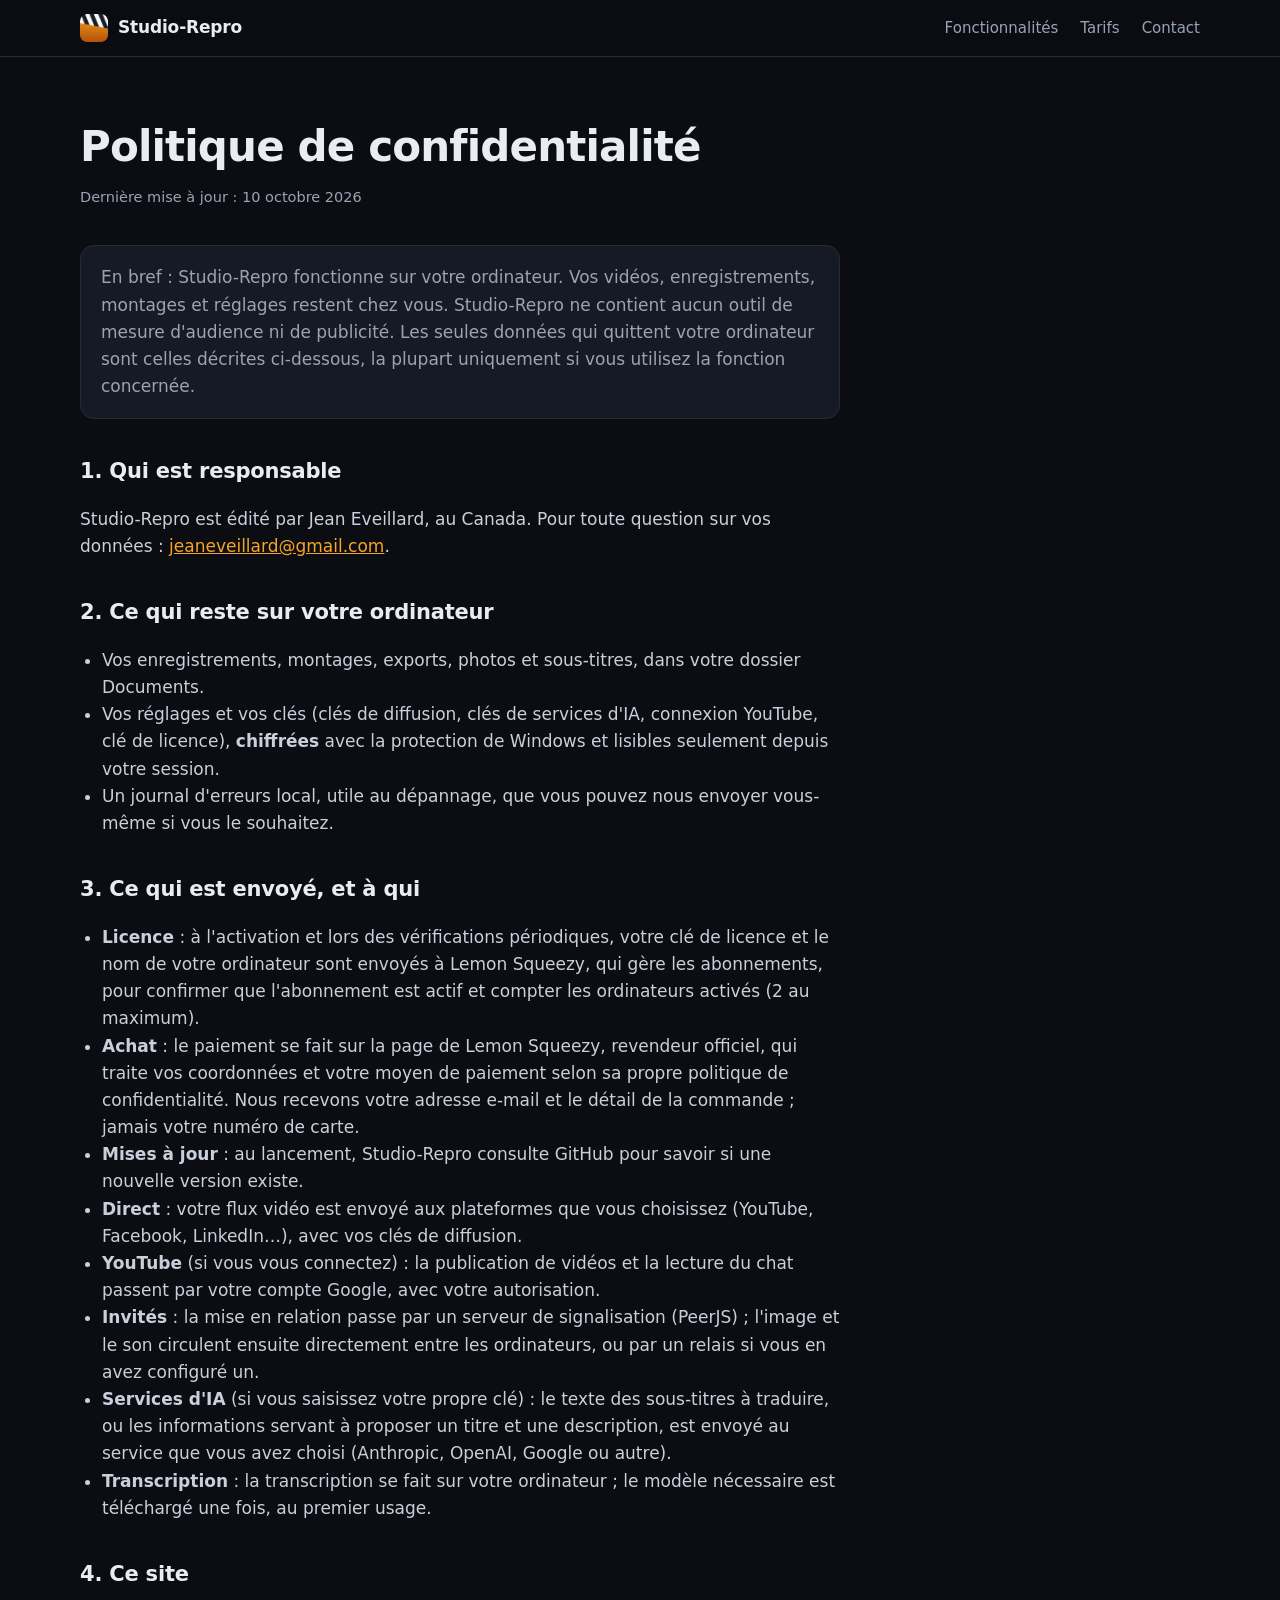
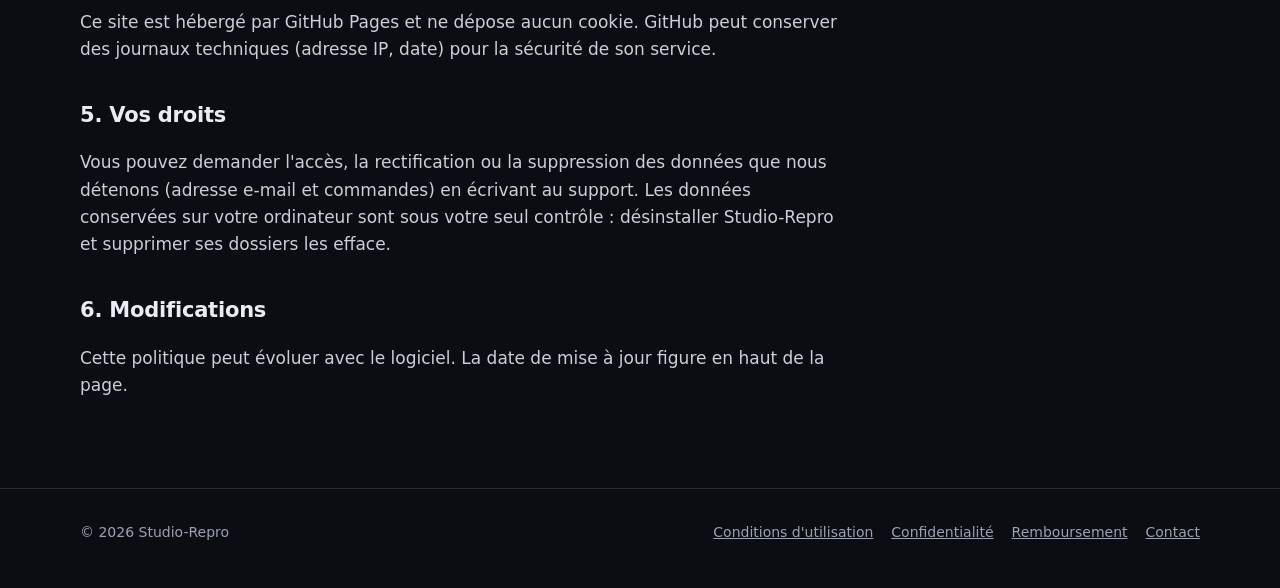
<file: confidentialite.html>
<!doctype html>
<html lang="fr">
<head>
  <meta charset="utf-8">
  <meta name="viewport" content="width=device-width, initial-scale=1">
  <title>Politique de confidentialité — Studio-Repro</title>
  <link rel="icon" href="assets/icon.png">
  <link rel="stylesheet" href="assets/site.css">
</head>
<body>
  <header class="top">
    <div class="wrap">
      <a class="brand" href="./"><img src="assets/icon.png" alt="">Studio-Repro</a>
      <nav class="nav" aria-label="Navigation principale">
        <a href="./#fonctionnalites">Fonctionnalités</a>
        <a href="./#tarifs">Tarifs</a>
        <a href="./#contact">Contact</a>
      </nav>
    </div>
  </header>

  <main class="legal">
    <div class="wrap">
      <article>
        <h1>Politique de confidentialité</h1>
        <p class="updated">Dernière mise à jour : 10 octobre 2026</p>

        <p class="box">En bref : Studio-Repro fonctionne sur votre ordinateur. Vos vidéos, enregistrements, montages et réglages restent chez vous. Studio-Repro ne contient aucun outil de mesure d'audience ni de publicité. Les seules données qui quittent votre ordinateur sont celles décrites ci-dessous, la plupart uniquement si vous utilisez la fonction concernée.</p>

        <h2>1. Qui est responsable</h2>
        <p>Studio-Repro est édité par Jean Eveillard, au Canada. Pour toute question sur vos données : <a href="mailto:jeaneveillard@gmail.com">jeaneveillard@gmail.com</a>.</p>

        <h2>2. Ce qui reste sur votre ordinateur</h2>
        <ul>
          <li>Vos enregistrements, montages, exports, photos et sous-titres, dans votre dossier Documents.</li>
          <li>Vos réglages et vos clés (clés de diffusion, clés de services d'IA, connexion YouTube, clé de licence), <strong>chiffrées</strong> avec la protection de Windows et lisibles seulement depuis votre session.</li>
          <li>Un journal d'erreurs local, utile au dépannage, que vous pouvez nous envoyer vous-même si vous le souhaitez.</li>
        </ul>

        <h2>3. Ce qui est envoyé, et à qui</h2>
        <ul>
          <li><strong>Licence</strong> : à l'activation et lors des vérifications périodiques, votre clé de licence et le nom de votre ordinateur sont envoyés à Lemon Squeezy, qui gère les abonnements, pour confirmer que l'abonnement est actif et compter les ordinateurs activés (2 au maximum).</li>
          <li><strong>Achat</strong> : le paiement se fait sur la page de Lemon Squeezy, revendeur officiel, qui traite vos coordonnées et votre moyen de paiement selon sa propre politique de confidentialité. Nous recevons votre adresse e-mail et le détail de la commande ; jamais votre numéro de carte.</li>
          <li><strong>Mises à jour</strong> : au lancement, Studio-Repro consulte GitHub pour savoir si une nouvelle version existe.</li>
          <li><strong>Direct</strong> : votre flux vidéo est envoyé aux plateformes que vous choisissez (YouTube, Facebook, LinkedIn…), avec vos clés de diffusion.</li>
          <li><strong>YouTube</strong> (si vous vous connectez) : la publication de vidéos et la lecture du chat passent par votre compte Google, avec votre autorisation.</li>
          <li><strong>Invités</strong> : la mise en relation passe par un serveur de signalisation (PeerJS) ; l'image et le son circulent ensuite directement entre les ordinateurs, ou par un relais si vous en avez configuré un.</li>
          <li><strong>Services d'IA</strong> (si vous saisissez votre propre clé) : le texte des sous-titres à traduire, ou les informations servant à proposer un titre et une description, est envoyé au service que vous avez choisi (Anthropic, OpenAI, Google ou autre).</li>
          <li><strong>Transcription</strong> : la transcription se fait sur votre ordinateur ; le modèle nécessaire est téléchargé une fois, au premier usage.</li>
        </ul>

        <h2>4. Ce site</h2>
        <p>Ce site est hébergé par GitHub Pages et ne dépose aucun cookie. GitHub peut conserver des journaux techniques (adresse IP, date) pour la sécurité de son service.</p>

        <h2>5. Vos droits</h2>
        <p>Vous pouvez demander l'accès, la rectification ou la suppression des données que nous détenons (adresse e-mail et commandes) en écrivant au support. Les données conservées sur votre ordinateur sont sous votre seul contrôle : désinstaller Studio-Repro et supprimer ses dossiers les efface.</p>

        <h2>6. Modifications</h2>
        <p>Cette politique peut évoluer avec le logiciel. La date de mise à jour figure en haut de la page.</p>
      </article>
    </div>
  </main>

  <footer>
    <div class="wrap">
      <span>© 2026 Studio-Repro</span>
      <nav aria-label="Informations légales">
        <a href="conditions.html">Conditions d'utilisation</a>
        <a href="confidentialite.html">Confidentialité</a>
        <a href="remboursement.html">Remboursement</a>
        <a href="mailto:jeaneveillard@gmail.com">Contact</a>
      </nav>
    </div>
  </footer>
</body>
</html>
</file>
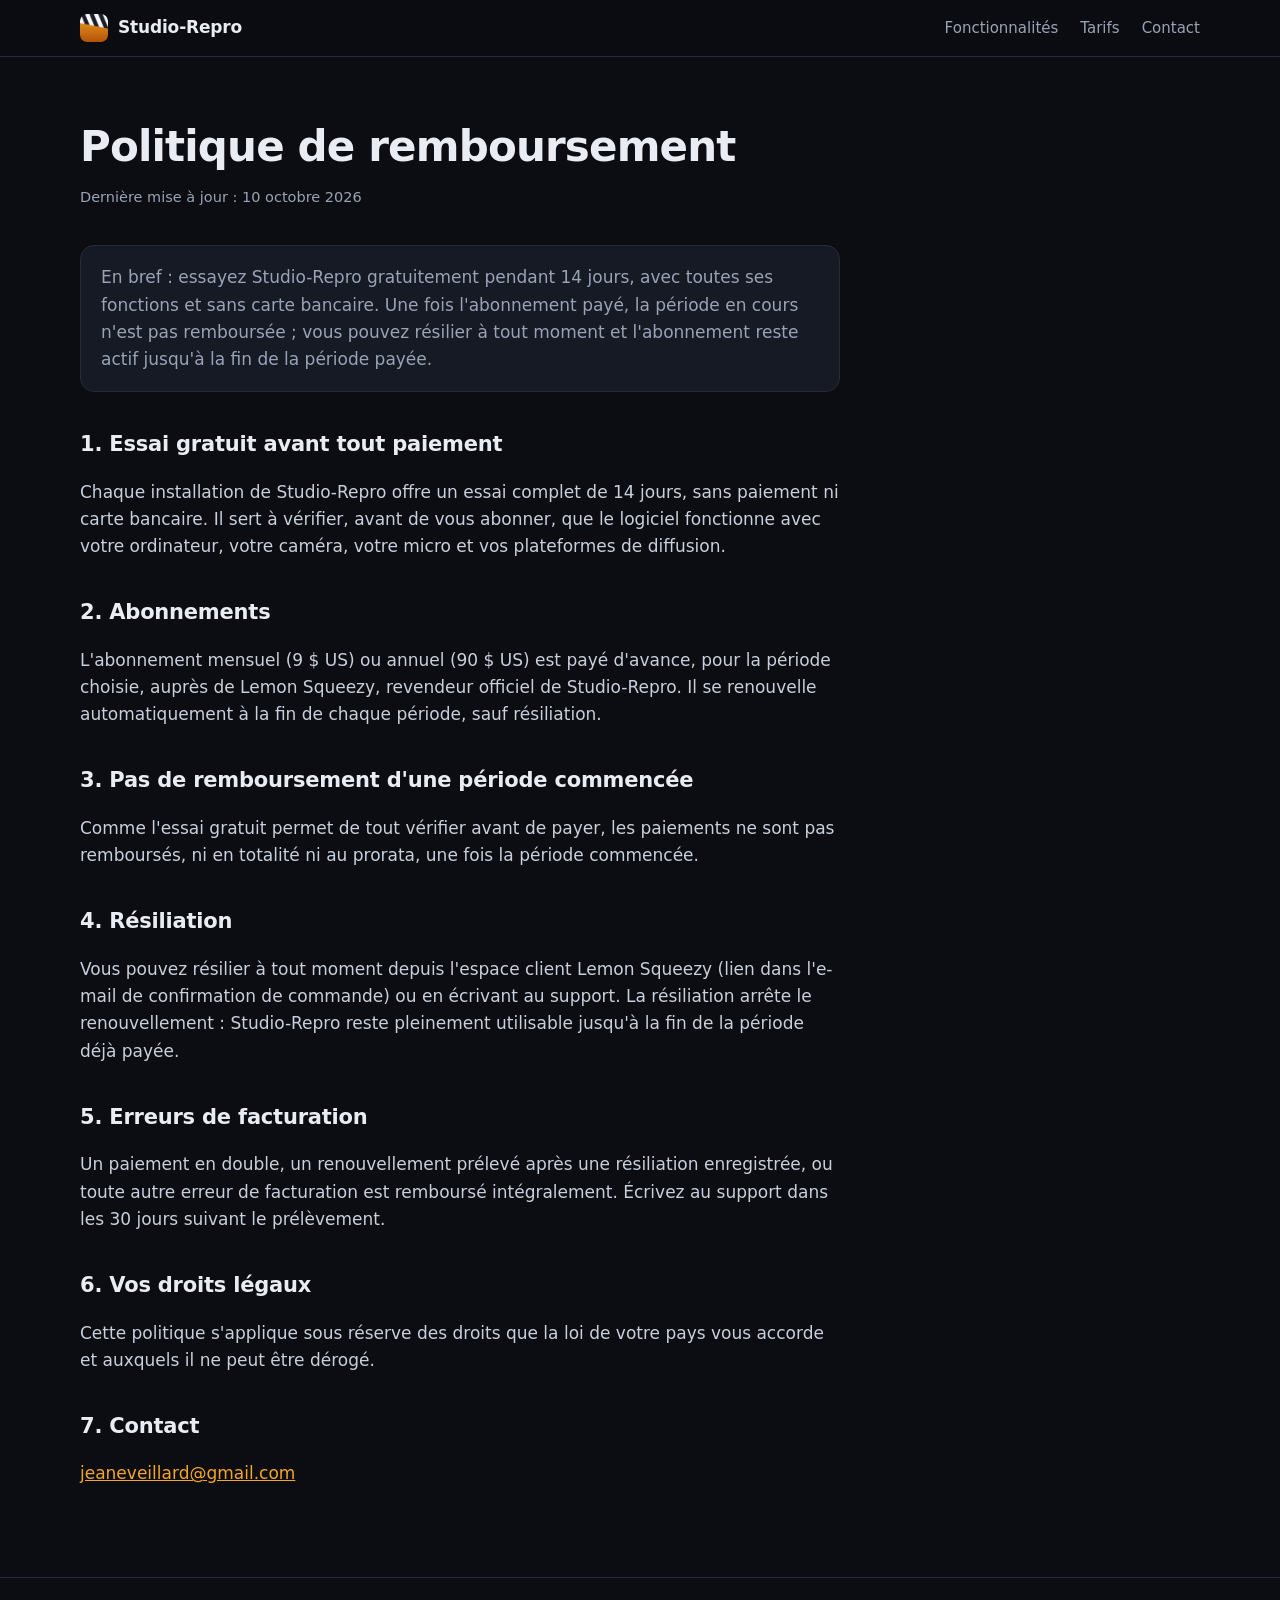
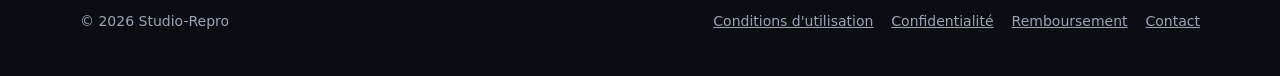
<file: remboursement.html>
<!doctype html>
<html lang="fr">
<head>
  <meta charset="utf-8">
  <meta name="viewport" content="width=device-width, initial-scale=1">
  <title>Politique de remboursement — Studio-Repro</title>
  <link rel="icon" href="assets/icon.png">
  <link rel="stylesheet" href="assets/site.css">
</head>
<body>
  <header class="top">
    <div class="wrap">
      <a class="brand" href="./"><img src="assets/icon.png" alt="">Studio-Repro</a>
      <nav class="nav" aria-label="Navigation principale">
        <a href="./#fonctionnalites">Fonctionnalités</a>
        <a href="./#tarifs">Tarifs</a>
        <a href="./#contact">Contact</a>
      </nav>
    </div>
  </header>

  <main class="legal">
    <div class="wrap">
      <article>
        <h1>Politique de remboursement</h1>
        <p class="updated">Dernière mise à jour : 10 octobre 2026</p>

        <p class="box">En bref : essayez Studio-Repro gratuitement pendant 14 jours, avec toutes ses fonctions et sans carte bancaire. Une fois l'abonnement payé, la période en cours n'est pas remboursée ; vous pouvez résilier à tout moment et l'abonnement reste actif jusqu'à la fin de la période payée.</p>

        <h2>1. Essai gratuit avant tout paiement</h2>
        <p>Chaque installation de Studio-Repro offre un essai complet de 14 jours, sans paiement ni carte bancaire. Il sert à vérifier, avant de vous abonner, que le logiciel fonctionne avec votre ordinateur, votre caméra, votre micro et vos plateformes de diffusion.</p>

        <h2>2. Abonnements</h2>
        <p>L'abonnement mensuel (9 $ US) ou annuel (90 $ US) est payé d'avance, pour la période choisie, auprès de Lemon Squeezy, revendeur officiel de Studio-Repro. Il se renouvelle automatiquement à la fin de chaque période, sauf résiliation.</p>

        <h2>3. Pas de remboursement d'une période commencée</h2>
        <p>Comme l'essai gratuit permet de tout vérifier avant de payer, les paiements ne sont pas remboursés, ni en totalité ni au prorata, une fois la période commencée.</p>

        <h2>4. Résiliation</h2>
        <p>Vous pouvez résilier à tout moment depuis l'espace client Lemon Squeezy (lien dans l'e-mail de confirmation de commande) ou en écrivant au support. La résiliation arrête le renouvellement : Studio-Repro reste pleinement utilisable jusqu'à la fin de la période déjà payée.</p>

        <h2>5. Erreurs de facturation</h2>
        <p>Un paiement en double, un renouvellement prélevé après une résiliation enregistrée, ou toute autre erreur de facturation est remboursé intégralement. Écrivez au support dans les 30 jours suivant le prélèvement.</p>

        <h2>6. Vos droits légaux</h2>
        <p>Cette politique s'applique sous réserve des droits que la loi de votre pays vous accorde et auxquels il ne peut être dérogé.</p>

        <h2>7. Contact</h2>
        <p><a href="mailto:jeaneveillard@gmail.com">jeaneveillard@gmail.com</a></p>
      </article>
    </div>
  </main>

  <footer>
    <div class="wrap">
      <span>© 2026 Studio-Repro</span>
      <nav aria-label="Informations légales">
        <a href="conditions.html">Conditions d'utilisation</a>
        <a href="confidentialite.html">Confidentialité</a>
        <a href="remboursement.html">Remboursement</a>
        <a href="mailto:jeaneveillard@gmail.com">Contact</a>
      </nav>
    </div>
  </footer>
</body>
</html>
</file>
<file: assets/site.css>
/* Site de Studio-Repro : sombre, accent ambre de la marque, sans police externe. */
:root {
  --bg: #0b0d12;
  --bg-2: #11141c;
  --surface: #161a24;
  --line: #262b38;
  --text: #e9ecf2;
  --muted: #9aa3b5;
  --accent: #f5a524;
  --accent-ink: #1a1203;
  --radius: 14px;
  --font: "Segoe UI Variable Display", "Segoe UI", system-ui, -apple-system, "Helvetica Neue", Arial, sans-serif;
}

* { box-sizing: border-box; }
html { scroll-behavior: smooth; }
body {
  margin: 0;
  background: var(--bg);
  color: var(--text);
  font: 17px/1.6 var(--font);
  -webkit-font-smoothing: antialiased;
}
a { color: var(--accent); }
a:focus-visible, .btn:focus-visible { outline: 2px solid var(--accent); outline-offset: 3px; }
img { max-width: 100%; height: auto; display: block; }

.wrap { width: min(1120px, 100% - 32px); margin-inline: auto; }

/* En-tete */
.top { position: sticky; top: 0; z-index: 10; background: rgba(11, 13, 18, 0.86); backdrop-filter: blur(10px); border-bottom: 1px solid var(--line); }
.top .wrap { display: flex; align-items: center; justify-content: space-between; gap: 16px; padding: 14px 0; }
.brand { display: flex; align-items: center; gap: 10px; color: var(--text); text-decoration: none; font-weight: 700; letter-spacing: -0.01em; }
.brand img { width: 28px; height: 28px; border-radius: 7px; }
.nav { display: flex; gap: 22px; flex-wrap: wrap; }
.nav a { color: var(--muted); text-decoration: none; font-size: 15px; }
.nav a:hover { color: var(--text); }

/* Boutons */
.btn { display: inline-flex; align-items: center; gap: 8px; padding: 13px 22px; border-radius: 999px; font-weight: 650; text-decoration: none; border: 1px solid transparent; transition: transform 0.15s ease, background 0.15s ease; }
.btn:hover { transform: translateY(-1px); }
.btn-primary { background: var(--accent); color: var(--accent-ink); }
.btn-primary:hover { background: #ffb53d; }
.btn-ghost { color: var(--text); border-color: var(--line); background: transparent; }
.btn-ghost:hover { border-color: #3a4152; }
.btn[aria-disabled="true"] { opacity: 0.55; cursor: default; transform: none; }

/* Accroche */
.hero { position: relative; padding: 88px 0 40px; overflow: hidden; }
.hero::before { content: ""; position: absolute; inset: -40% -10% auto auto; width: 720px; height: 720px; background: radial-gradient(closest-side, rgba(245, 165, 36, 0.18), transparent); pointer-events: none; }
.eyebrow { color: var(--accent); font-weight: 650; letter-spacing: 0.08em; text-transform: uppercase; font-size: 13px; margin: 0 0 18px; }
.hero h1 { font-size: clamp(38px, 6vw, 68px); line-height: 1.04; letter-spacing: -0.03em; margin: 0 0 22px; max-width: 14ch; }
.hero h1 em { font-style: normal; color: var(--accent); }
.lead { font-size: clamp(18px, 2vw, 21px); color: var(--muted); max-width: 60ch; margin: 0 0 32px; }
.cta { display: flex; gap: 12px; flex-wrap: wrap; align-items: center; }
.cta small { color: var(--muted); font-size: 14px; }

.shot { margin: 56px 0 0; border-radius: var(--radius); border: 1px solid var(--line); overflow: hidden; box-shadow: 0 40px 80px -30px rgba(0, 0, 0, 0.8), 0 0 0 1px rgba(245, 165, 36, 0.06); }

/* Sections */
section { padding: 72px 0; }
.section-title { font-size: clamp(28px, 3.6vw, 40px); letter-spacing: -0.02em; line-height: 1.12; margin: 0 0 12px; }
.section-intro { color: var(--muted); max-width: 62ch; margin: 0 0 40px; }

.features { display: grid; grid-template-columns: repeat(3, 1fr); gap: 16px; }
.feature { background: var(--surface); border: 1px solid var(--line); border-radius: var(--radius); padding: 24px; }
.feature h3 { margin: 0 0 8px; font-size: 19px; letter-spacing: -0.01em; }
.feature p { margin: 0; color: var(--muted); font-size: 15.5px; }
.feature .tag { display: inline-block; font-size: 12px; font-weight: 650; color: var(--accent); margin-bottom: 10px; letter-spacing: 0.06em; text-transform: uppercase; }

.duo { display: grid; grid-template-columns: 1.1fr 0.9fr; gap: 40px; align-items: center; margin-top: 64px; }
.duo.flip { grid-template-columns: 0.9fr 1.1fr; }
.duo.flip .duo-text { order: 2; }
.duo h3 { font-size: 26px; letter-spacing: -0.02em; margin: 0 0 12px; }
.duo p, .duo li { color: var(--muted); }
.duo ul { padding-left: 20px; margin: 12px 0 0; }
.duo .shot { margin: 0; }

/* Tarifs */
.pricing { background: linear-gradient(180deg, var(--bg-2), var(--bg)); border-top: 1px solid var(--line); border-bottom: 1px solid var(--line); }
.plans { display: grid; grid-template-columns: repeat(2, minmax(0, 360px)); gap: 20px; }
.plan { background: var(--surface); border: 1px solid var(--line); border-radius: 18px; padding: 30px; display: flex; flex-direction: column; gap: 14px; }
.plan.best { border-color: rgba(245, 165, 36, 0.55); box-shadow: 0 0 0 1px rgba(245, 165, 36, 0.25) inset; }
.plan h3 { margin: 0; font-size: 18px; }
.price { font-size: 46px; font-weight: 750; letter-spacing: -0.03em; line-height: 1; }
.price span { font-size: 16px; color: var(--muted); font-weight: 500; letter-spacing: 0; }
.plan ul { list-style: none; padding: 0; margin: 4px 0 8px; color: var(--muted); font-size: 15.5px; }
.plan li { padding: 5px 0 5px 22px; position: relative; }
.plan li::before { content: "✓"; position: absolute; left: 0; color: var(--accent); }
.badge { align-self: flex-start; font-size: 12px; font-weight: 700; color: var(--accent-ink); background: var(--accent); padding: 3px 10px; border-radius: 999px; }
.note { color: var(--muted); font-size: 14.5px; margin-top: 22px; max-width: 70ch; }

/* Contact + pied de page */
.contact { display: grid; grid-template-columns: repeat(3, 1fr); gap: 16px; }
.contact div { background: var(--surface); border: 1px solid var(--line); border-radius: var(--radius); padding: 22px; }
.contact h3 { margin: 0 0 6px; font-size: 16px; }
.contact p { margin: 0; color: var(--muted); font-size: 15px; }

footer { border-top: 1px solid var(--line); padding: 32px 0 44px; color: var(--muted); font-size: 14px; }
footer .wrap { display: flex; justify-content: space-between; gap: 16px; flex-wrap: wrap; }
footer nav { display: flex; gap: 18px; flex-wrap: wrap; }
footer a { color: var(--muted); }
footer a:hover { color: var(--text); }

/* Pages legales */
.legal { padding: 56px 0 72px; }
.legal article { max-width: 760px; }
.legal h1 { font-size: clamp(30px, 4vw, 42px); letter-spacing: -0.02em; margin: 0 0 6px; }
.legal .updated { color: var(--muted); margin: 0 0 36px; font-size: 14.5px; }
.legal h2 { font-size: 21px; margin: 36px 0 10px; letter-spacing: -0.01em; }
.legal p, .legal li { color: #c9cfdb; }
.legal ul { padding-left: 22px; }
.legal .box { background: var(--surface); border: 1px solid var(--line); border-radius: var(--radius); padding: 18px 20px; color: var(--muted); }

@media (max-width: 900px) {
  .features, .contact { grid-template-columns: 1fr; }
  .duo, .duo.flip { grid-template-columns: 1fr; }
  .duo.flip .duo-text { order: 0; }
  .plans { grid-template-columns: 1fr; }
  .nav { gap: 14px; }
  .hero { padding-top: 56px; }
}
@media (prefers-reduced-motion: reduce) {
  html { scroll-behavior: auto; }
  .btn { transition: none; }
}

/* Petits ecrans : le nom de la marque sur une ligne, le menu reduit a l'essentiel. */
.brand { white-space: nowrap; }
@media (max-width: 520px) {
  .nav { gap: 14px; }
  .nav a { font-size: 14px; }
  .nav a[href$="#fonctionnalites"] { display: none; }
}
</file>
